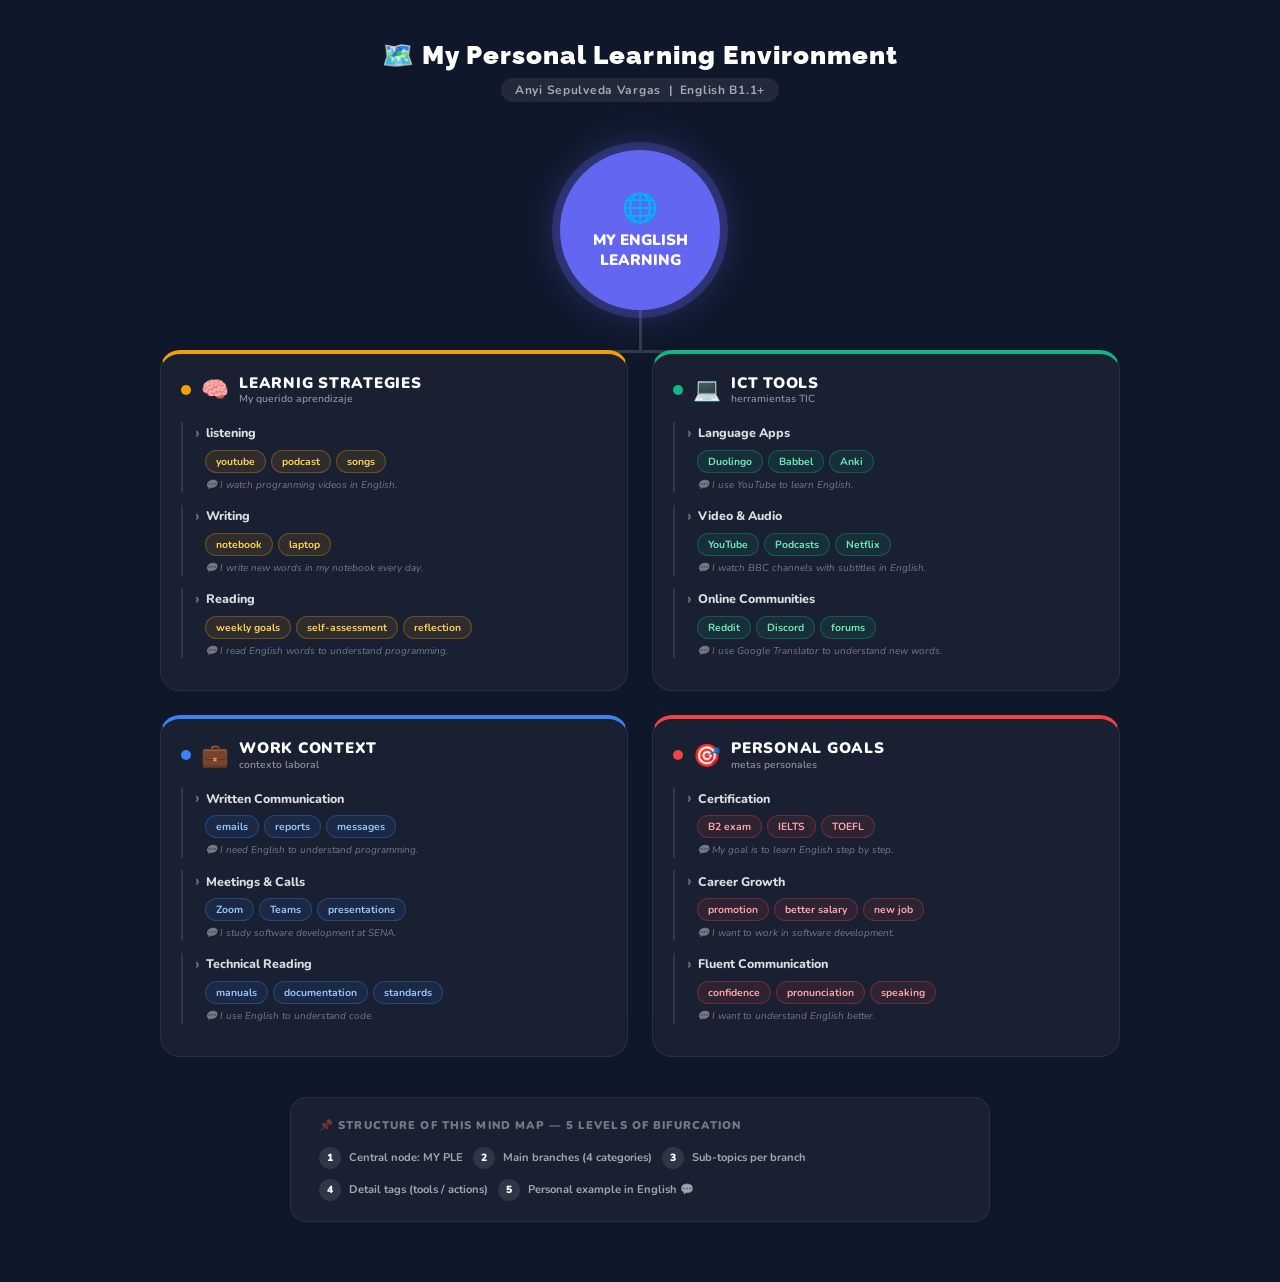
<file: EVIDENCIA 6 mi-mapa-ple.html>
<!DOCTYPE html>
<html lang="en">
<head>
  <meta charset="UTF-8" />
  <meta name="viewport" content="width=device-width, initial-scale=1.0"/>
  <title>My PLE Mind Map</title>
  <link href="https://fonts.googleapis.com/css2?family=Nunito:wght@400;600;700;800;900&family=Raleway:wght@800;900&display=swap" rel="stylesheet"/>

  <style>

    /* ============================================================
       🎨 ZONA 1 — COLORES
       ¡CÁMBIA ESTOS COLORES A LOS QUE MÁS TE GUSTEN!
       Puedes buscar colores en: https://coolors.co
    ============================================================ */

    :root {
      --color-fondo:        #0f172a;   /* 🖤 fondo de la página        */
      --color-centro:       #6366f1;   /* 🟣 nodo central              */
      --color-texto-centro: #ffffff;   /* ⚪ texto del nodo central     */

      /* — Rama 1: Learning Strategies — */
      --rama1-color:        #f59e0b;   /* 🟡 color de la rama 1        */
      --rama1-texto:        #1a1a1a;   /* texto sobre la rama 1        */

      /* — Rama 2: ICT Tools — */
      --rama2-color:        #10b981;   /* 🟢 color de la rama 2        */
      --rama2-texto:        #ffffff;

      /* — Rama 3: Work Context — */
      --rama3-color:        #3b82f6;   /* 🔵 color de la rama 3        */
      --rama3-texto:        #ffffff;

      /* — Rama 4: Personal Goals — */
      --rama4-color:        #ef4444;   /* 🔴 color de la rama 4        */
      --rama4-texto:        #ffffff;

      --linea-color:        rgba(255,255,255,0.15); /* color de las líneas */
      --fuente:             'Nunito', sans-serif;
    }

    /* ============================================================
       ⚙️ ESTILOS BASE — No necesitas cambiar esto
    ============================================================ */
    * { margin: 0; padding: 0; box-sizing: border-box; }

    body {
      background: var(--color-fondo);
      font-family: var(--fuente);
      min-height: 100vh;
      padding: 40px 20px 60px;
    }

    /* — Encabezado — */
    .page-header {
      text-align: center;
      margin-bottom: 48px;
    }
    .page-header h1 {
      font-family: 'Raleway', sans-serif;
      font-size: 1.6rem;
      font-weight: 900;
      color: #fff;
      letter-spacing: .04em;
    }

    /* ============================================================
       ✏️ ZONA 2 — TU NOMBRE Y TÍTULO
       Cambia esto en el HTML de abajo (busca los comentarios ✏️)
    ============================================================ */

    .author-tag {
      display: inline-block;
      margin-top: 8px;
      background: rgba(255,255,255,.08);
      color: rgba(255,255,255,.6);
      font-size: .75rem;
      font-weight: 700;
      padding: 4px 14px;
      border-radius: 20px;
      letter-spacing: .06em;
    }

    /* ============================================================
       🗺️ MAPA MENTAL — Contenedor principal
    ============================================================ */
    .mapa {
      display: flex;
      flex-direction: column;
      align-items: center;
      gap: 0;
    }

    /* — Nodo Central — */
    .nodo-central {
      background: var(--color-centro);
      color: var(--color-texto-centro);
      border-radius: 50%;
      width: 160px;
      height: 160px;
      display: flex;
      flex-direction: column;
      align-items: center;
      justify-content: center;
      text-align: center;
      font-weight: 900;
      font-size: .95rem;
      line-height: 1.3;
      box-shadow: 0 0 0 8px rgba(99,102,241,.25), 0 0 40px rgba(99,102,241,.4);
      z-index: 10;
      position: relative;
    }
    .nodo-central .emoji { font-size: 1.8rem; margin-bottom: 4px; }

    /* — Línea vertical central — */
    .linea-v {
      width: 3px;
      height: 40px;
      background: var(--linea-color);
      margin: 0 auto;
    }

    /* — Grid de ramas — */
    .ramas-grid {
      display: grid;
      grid-template-columns: 1fr 1fr;
      gap: 24px;
      width: 100%;
      max-width: 960px;
      position: relative;
    }

    /* Línea horizontal que conecta el centro con las ramas */
    .ramas-grid::before {
      content: '';
      position: absolute;
      top: 0; left: 25%; right: 25%;
      height: 3px;
      background: var(--linea-color);
    }

    /* ============================================================
       🌿 RAMA — estructura base
       Cada rama tiene: título → subramas → hojas
    ============================================================ */
    .rama {
      background: rgba(255,255,255,.04);
      border-radius: 20px;
      padding: 20px;
      border: 1px solid rgba(255,255,255,.07);
      position: relative;
    }

    /* Colorea el borde superior según la rama */
    .rama-1 { border-top: 4px solid var(--rama1-color); }
    .rama-2 { border-top: 4px solid var(--rama2-color); }
    .rama-3 { border-top: 4px solid var(--rama3-color); }
    .rama-4 { border-top: 4px solid var(--rama4-color); }

    /* — Título de la rama (Nivel 2) — */
    .rama-titulo {
      display: flex;
      align-items: center;
      gap: 10px;
      margin-bottom: 16px;
    }
    .rama-titulo .icono {
      font-size: 1.4rem;
    }
    .rama-titulo h2 {
      font-size: .95rem;
      font-weight: 900;
      color: #fff;
      text-transform: uppercase;
      letter-spacing: .05em;
      line-height: 1.2;
    }
    .rama-titulo h2 span {
      display: block;
      font-size: .65rem;
      font-weight: 600;
      opacity: .5;
      text-transform: none;
      letter-spacing: 0;
      margin-top: 1px;
    }

    /* Badge de color en el título */
    .rama-badge {
      width: 10px; height: 10px;
      border-radius: 50%;
      flex-shrink: 0;
    }
    .rama-1 .rama-badge { background: var(--rama1-color); }
    .rama-2 .rama-badge { background: var(--rama2-color); }
    .rama-3 .rama-badge { background: var(--rama3-color); }
    .rama-4 .rama-badge { background: var(--rama4-color); }

    /* — Subramas (Nivel 3) — */
    .subrama {
      margin-bottom: 12px;
      padding-left: 12px;
      border-left: 2px solid rgba(255,255,255,.1);
    }
    .subrama-titulo {
      font-size: .78rem;
      font-weight: 800;
      color: rgba(255,255,255,.85);
      margin-bottom: 6px;
      display: flex;
      align-items: center;
      gap: 6px;
    }
    .subrama-titulo::before {
      content: '›';
      font-size: 1rem;
      opacity: .4;
    }

    /* — Nivel 4: Detalles — */
    .detalles {
      display: flex;
      flex-wrap: wrap;
      gap: 5px;
      margin-bottom: 6px;
      padding-left: 10px;
    }
    .detalle {
      background: rgba(255,255,255,.07);
      color: rgba(255,255,255,.7);
      font-size: .65rem;
      font-weight: 700;
      padding: 3px 10px;
      border-radius: 20px;
      border: 1px solid rgba(255,255,255,.08);
    }

    /* — Nivel 5: Ejemplo personal — */
    .ejemplo {
      font-size: .62rem;
      font-style: italic;
      color: rgba(255,255,255,.4);
      padding-left: 10px;
      line-height: 1.4;
    }
    .ejemplo::before { content: '💬 '; }

    /* — Colores de detalle por rama — */
    .rama-1 .detalle { border-color: rgba(245,158,11,.3); color: #fcd34d; background: rgba(245,158,11,.1); }
    .rama-2 .detalle { border-color: rgba(16,185,129,.3); color: #6ee7b7; background: rgba(16,185,129,.1); }
    .rama-3 .detalle { border-color: rgba(59,130,246,.3); color: #93c5fd; background: rgba(59,130,246,.1); }
    .rama-4 .detalle { border-color: rgba(239,68,68,.3);  color: #fca5a5; background: rgba(239,68,68,.1); }

    /* ============================================================
       📌 LEYENDA DE NIVELES
    ============================================================ */
    .leyenda {
      margin-top: 40px;
      background: rgba(255,255,255,.04);
      border: 1px solid rgba(255,255,255,.07);
      border-radius: 16px;
      padding: 20px 28px;
      max-width: 700px;
      margin-left: auto;
      margin-right: auto;
    }
    .leyenda h3 {
      font-size: .7rem;
      font-weight: 900;
      color: rgba(255,255,255,.4);
      text-transform: uppercase;
      letter-spacing: .1em;
      margin-bottom: 14px;
    }
    .leyenda-items {
      display: flex;
      flex-wrap: wrap;
      gap: 10px;
    }
    .leyenda-item {
      display: flex;
      align-items: center;
      gap: 8px;
      font-size: .7rem;
      color: rgba(255,255,255,.6);
      font-weight: 700;
    }
    .leyenda-num {
      width: 22px; height: 22px;
      border-radius: 50%;
      background: rgba(255,255,255,.1);
      color: #fff;
      font-size: .65rem;
      font-weight: 900;
      display: flex;
      align-items: center;
      justify-content: center;
      flex-shrink: 0;
    }

    /* ============================================================
       📱 RESPONSIVE
    ============================================================ */
    @media (max-width: 640px) {
      .ramas-grid { grid-template-columns: 1fr; }
    }

  </style>
</head>
<body>

  <!-- ============================================================
    ✏️ CAMBIA AQUÍ: Título de la página y tu nombre
  ============================================================ -->
  <div class="page-header">
    <h1>🗺️ My Personal Learning Environment</h1>
    <!-- ✏️ Pon tu nombre aquí -->
    <div class="author-tag">Anyi Sepulveda Vargas &nbsp;|&nbsp; English B1.1+</div>
  </div>


  <div class="mapa">

    <!-- ============================================================
      NIVEL 1 — NODO CENTRAL
      ✏️ Puedes cambiar el emoji y el texto del centro
    ============================================================ -->
    <div class="nodo-central">
      <div class="emoji">🌐</div>
      <!-- ✏️ Cambia este texto -->
      MY ENGLISH LEARNING
    </div>

    <div class="linea-v"></div>

    <!-- ============================================================
      NIVELES 2–5 — LAS 4 RAMAS
      Estructura de cada rama:
        Nivel 2 → Título de la rama
        Nivel 3 → Subrama (tema dentro de la rama)
        Nivel 4 → Detalles (etiquetas pequeñas)
        Nivel 5 → Ejemplo personal (frase en inglés)
    ============================================================ -->
    <div class="ramas-grid">


      <!-- ====================================================
        🟡 RAMA 1 — LEARNING STRATEGIES
        ✏️ Cambia los textos, agrega o quita subramas
      ==================================================== -->
      <div class="rama rama-1">
        <div class="rama-titulo">
          <div class="rama-badge"></div>
          <div class="icono">🧠</div>
          <h2>
            learnig Strategies
            <span>My querido aprendizaje</span>
          </h2>
        </div>

        <!-- Subrama 1.1 -->
        <div class="subrama">
          <div class="subrama-titulo">listening</div>
          <div class="detalles">
            <!-- ✏️ Cambia estas etiquetas (Nivel 4) -->
            <span class="detalle">youtube</span>
            <span class="detalle">podcast</span>
            <span class="detalle">songs</span>
          </div>
          <!-- ✏️ Escribe tu ejemplo personal (Nivel 5) -->
          <div class="ejemplo">I watch progranming videos in English.</div>
        </div>

        <!-- Subrama 1.2 -->
        <div class="subrama">
          <div class="subrama-titulo">Writing</div>
          <div class="detalles">
            <span class="detalle">notebook</span>
            <span class="detalle">laptop</span>
          </div>
          <div class="ejemplo">I write new words in my notebook every day.</div>
        </div>

        <!-- Subrama 1.3 -->
        <div class="subrama">
          <div class="subrama-titulo"> Reading </div>
          <div class="detalles">
            <span class="detalle">weekly goals</span>
            <span class="detalle">self-assessment</span>
            <span class="detalle">reflection</span>
          </div>
          <div class="ejemplo">I read English words to understand programming. </div>
        </div>

      </div><!-- /rama-1 -->


      <!-- ====================================================
        🟢 RAMA 2 — ICT TOOLS
        ✏️ Cambia los textos, agrega o quita subramas
      ==================================================== -->
      <div class="rama rama-2">
        <div class="rama-titulo">
          <div class="rama-badge"></div>
          <div class="icono">💻</div>
          <h2>
            ICT Tools
            <span>herramientas TIC</span>
          </h2>
        </div>

        <!-- Subrama 2.1 -->
        <div class="subrama">
          <div class="subrama-titulo">Language Apps</div>
          <div class="detalles">
            <span class="detalle">Duolingo</span>
            <span class="detalle">Babbel</span>
            <span class="detalle">Anki</span>
          </div>
          <div class="ejemplo">I use YouTube to learn English.</div>
        </div>

        <!-- Subrama 2.2 -->
        <div class="subrama">
          <div class="subrama-titulo">Video & Audio</div>
          <div class="detalles">
            <span class="detalle">YouTube</span>
            <span class="detalle">Podcasts</span>
            <span class="detalle">Netflix</span>
          </div>
          <div class="ejemplo">I watch BBC channels with subtitles in English.</div>
        </div>

        <!-- Subrama 2.3 -->
        <div class="subrama">
          <div class="subrama-titulo">Online Communities</div>
          <div class="detalles">
            <span class="detalle">Reddit</span>
            <span class="detalle">Discord</span>
            <span class="detalle">forums</span>
          </div>
          <div class="ejemplo"> I use Google Translator to understand new words.</div>
        </div>

      </div><!-- /rama-2 -->


      <!-- ====================================================
        🔵 RAMA 3 — WORK CONTEXT
        ✏️ Cambia los textos, agrega o quita subramas
      ==================================================== -->
      <div class="rama rama-3">
        <div class="rama-titulo">
          <div class="rama-badge"></div>
          <div class="icono">💼</div>
          <h2>
            Work Context
            <span>contexto laboral</span>
          </h2>
        </div>

        <!-- Subrama 3.1 -->
        <div class="subrama">
          <div class="subrama-titulo">Written Communication</div>
          <div class="detalles">
            <span class="detalle">emails</span>
            <span class="detalle">reports</span>
            <span class="detalle">messages</span>
          </div>
          <div class="ejemplo">I need English to understand programming.</div>
        </div>

        <!-- Subrama 3.2 -->
        <div class="subrama">
          <div class="subrama-titulo">Meetings & Calls</div>
          <div class="detalles">
            <span class="detalle">Zoom</span>
            <span class="detalle">Teams</span>
            <span class="detalle">presentations</span>
          </div>
          <div class="ejemplo">I study software development at SENA.</div>
        </div>

        <!-- Subrama 3.3 -->
        <div class="subrama">
          <div class="subrama-titulo">Technical Reading</div>
          <div class="detalles">
            <span class="detalle">manuals</span>
            <span class="detalle">documentation</span>
            <span class="detalle">standards</span>
          </div>
          <div class="ejemplo">I use English to understand code.</div>
        </div>

      </div><!-- /rama-3 -->


      <!-- ====================================================
        🔴 RAMA 4 — PERSONAL GOALS
        ✏️ Cambia los textos, agrega o quita subramas
      ==================================================== -->
      <div class="rama rama-4">
        <div class="rama-titulo">
          <div class="rama-badge"></div>
          <div class="icono">🎯</div>
          <h2>
            Personal Goals
            <span>metas personales</span>
          </h2>
        </div>

        <!-- Subrama 4.1 -->
        <div class="subrama">
          <div class="subrama-titulo">Certification</div>
          <div class="detalles">
            <span class="detalle">B2 exam</span>
            <span class="detalle">IELTS</span>
            <span class="detalle">TOEFL</span>
          </div>
          <div class="ejemplo"> My goal is to learn English step by step.</div>
        </div>

        <!-- Subrama 4.2 -->
        <div class="subrama">
          <div class="subrama-titulo">Career Growth</div>
          <div class="detalles">
            <span class="detalle">promotion</span>
            <span class="detalle">better salary</span>
            <span class="detalle">new job</span>
          </div>
          <div class="ejemplo">I want to work in software development.</div>
        </div>

        <!-- Subrama 4.3 -->
        <div class="subrama">
          <div class="subrama-titulo">Fluent Communication</div>
          <div class="detalles">
            <span class="detalle">confidence</span>
            <span class="detalle">pronunciation</span>
            <span class="detalle">speaking</span>
          </div>
          <div class="ejemplo">I want to understand English better.</div>
        </div>

      </div><!-- /rama-4 -->


    </div><!-- /ramas-grid -->


    <!-- ============================================================
      📌 LEYENDA — Explica los 5 niveles del mapa
      (No necesitas cambiar esto)
    ============================================================ -->
    <div class="leyenda">
      <h3>📌 Structure of this Mind Map — 5 Levels of Bifurcation</h3>
      <div class="leyenda-items">
        <div class="leyenda-item">
          <div class="leyenda-num">1</div>
          Central node: MY PLE
        </div>
        <div class="leyenda-item">
          <div class="leyenda-num">2</div>
          Main branches (4 categories)
        </div>
        <div class="leyenda-item">
          <div class="leyenda-num">3</div>
          Sub-topics per branch
        </div>
        <div class="leyenda-item">
          <div class="leyenda-num">4</div>
          Detail tags (tools / actions)
        </div>
        <div class="leyenda-item">
          <div class="leyenda-num">5</div>
          Personal example in English 💬
        </div>
      </div>
    </div>


  </div><!-- /mapa -->

</body>
</html>
</file>
